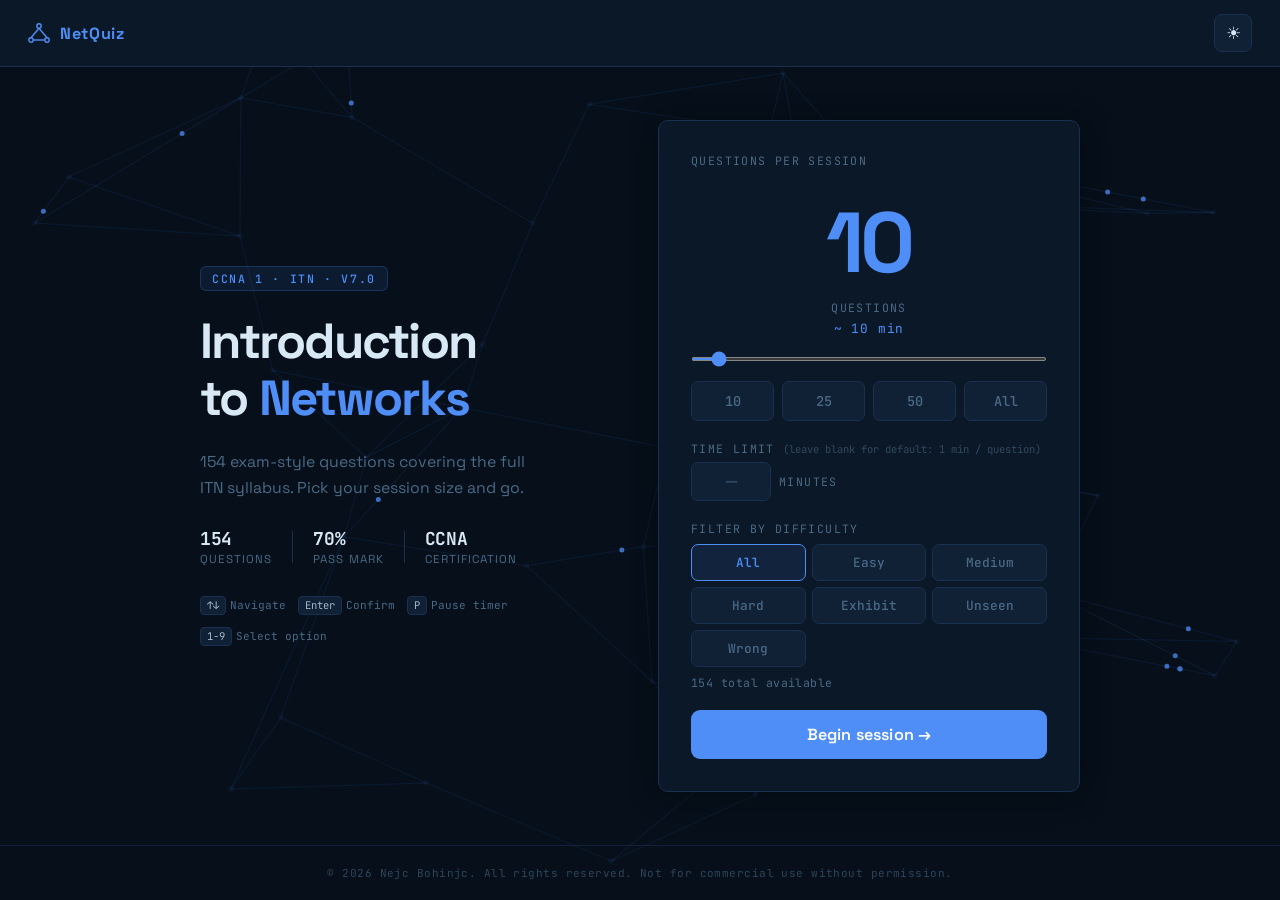
<file: index.html>
<!DOCTYPE html>
<html lang="en" data-theme="dark">
<head>
  <meta charset="UTF-8" />
  <meta name="viewport" content="width=device-width, initial-scale=1.0" />
  <title>NetQuiz — CCNA1</title>
  <link rel="preconnect" href="https://fonts.googleapis.com">
  <link rel="preconnect" href="https://fonts.gstatic.com" crossorigin>
  <link href="https://fonts.googleapis.com/css2?family=Space+Grotesk:wght@400;500;600;700&family=JetBrains+Mono:wght@400;500;700&display=swap" rel="stylesheet">
  <link rel="stylesheet" href="style.css?v=3" />
</head>
<body>
  <canvas id="bg-canvas"></canvas>

  <header class="site-header">
    <div class="logo">
      <svg width="22" height="22" viewBox="0 0 22 22" fill="none" aria-hidden="true">
        <circle cx="11" cy="4"  r="2.2" stroke="currentColor" stroke-width="1.4"/>
        <circle cx="3"  cy="18" r="2.2" stroke="currentColor" stroke-width="1.4"/>
        <circle cx="19" cy="18" r="2.2" stroke="currentColor" stroke-width="1.4"/>
        <line x1="11" y1="6.2" x2="3"  y2="15.8" stroke="currentColor" stroke-width="1.4"/>
        <line x1="11" y1="6.2" x2="19" y2="15.8" stroke="currentColor" stroke-width="1.4"/>
        <line x1="5.2" y1="18" x2="16.8" y2="18" stroke="currentColor" stroke-width="1.4"/>
      </svg>
      <span>NetQuiz</span>
    </div>
    <button id="theme-toggle" class="theme-btn" aria-label="Toggle theme">
      <span class="icon-sun">☀</span>
      <span class="icon-moon">☽</span>
    </button>
  </header>

  <!-- ── START SCREEN ── -->
  <main id="screen-start" class="screen active">
    <div class="start-layout">

      <div class="start-info">
        <span class="course-tag">CCNA 1 · ITN · v7.0</span>
        <h1>Introduction<br>to <em>Networks</em></h1>
        <p class="start-desc">154 exam-style questions covering the full ITN syllabus. Pick your session size and go.</p>
        <div class="start-stats">
          <div class="start-stat">
            <span class="stat-num">154</span>
            <span class="stat-lbl">questions</span>
          </div>
          <div class="stat-divider"></div>
          <div class="start-stat">
            <span class="stat-num">70%</span>
            <span class="stat-lbl">pass mark</span>
          </div>
          <div class="stat-divider"></div>
          <div class="start-stat">
            <span class="stat-num">CCNA</span>
            <span class="stat-lbl">certification</span>
          </div>
        </div>
        <div class="shortcuts-hint">
          <span class="shortcut"><kbd>↑↓</kbd> Navigate</span>
          <span class="shortcut"><kbd>Enter</kbd> Confirm</span>
          <span class="shortcut"><kbd>P</kbd> Pause timer</span>
          <span class="shortcut"><kbd>1-9</kbd> Select option</span>
        </div>
      </div>

      <div class="start-picker card">
        <p class="picker-label">Questions per session</p>
        <div class="big-count-wrap">
          <input type="number" id="q-count" min="1" max="154" value="10" />
          <span class="big-count-unit">questions</span>
          <span id="time-estimate" class="time-estimate">~ 10 min</span>
        </div>
        <input type="range" id="q-slider" min="1" max="154" value="10" />
        <div class="quick-picks">
          <button class="pick-btn" data-n="10">10</button>
          <button class="pick-btn" data-n="25">25</button>
          <button class="pick-btn" data-n="50">50</button>
          <button class="pick-btn" data-n="154">All</button>
        </div>
        <div class="timer-limit-wrap">
          <p class="picker-label">Time limit <span class="picker-label-hint">(leave blank for default: 1 min / question)</span></p>
          <div class="timer-limit-row">
            <input type="number" id="custom-time" min="1" max="999" placeholder="—" />
            <span class="big-count-unit">minutes</span>
          </div>
        </div>
        <div class="diff-filter-wrap">
          <p class="picker-label">Filter by difficulty</p>
          <div class="diff-filter-btns">
            <button class="diff-filter-btn active" data-diff="all">All</button>
            <button class="diff-filter-btn" data-diff="easy">Easy</button>
            <button class="diff-filter-btn" data-diff="medium">Medium</button>
            <button class="diff-filter-btn" data-diff="hard">Hard</button>
            <button class="diff-filter-btn" data-diff="exhibit">Exhibit</button>
            <button class="diff-filter-btn" data-diff="unseen">Unseen</button>
            <button class="diff-filter-btn" data-diff="wrong">Wrong</button>
          </div>
          <span id="diff-avail" class="diff-avail">154 total available</span>
        </div>
        <button id="start-btn" class="btn-primary">Begin session →</button>
      </div>

    </div>
  </main>

  <!-- ── QUIZ SCREEN ── -->
  <main id="screen-quiz" class="screen">
    <div class="quiz-topbar">
      <button id="exit-btn" class="exit-btn" title="Exit quiz">❮</button>
      <button id="nav-prev-btn" class="nav-btn" title="Previous question">◀</button>
      <span id="q-counter" class="q-counter">01 / 10</span>
      <button id="nav-next-btn" class="nav-btn" title="Next question">▶</button>
      <div class="progress-track">
        <div id="progress-fill" class="progress-fill"></div>
      </div>
      <div class="live-tally">
        <span id="q-score-live" class="score-live">✓ 0</span>
        <span id="q-wrong-live" class="wrong-live">✗ 0</span>
        <span class="tally-divider"></span>
        <button id="timer-toggle-btn" class="timer-toggle-btn" title="Toggle countdown timer">⏱</button>
        <button id="timer-pause-btn" class="timer-pause-btn" title="Pause/Resume timer" style="display:none;">❚❚</button>
        <span id="q-timer" class="q-timer">10:00</span>
      </div>
    </div>

    <div class="card quiz-card">
      <p id="multi-hint" class="multi-hint hidden">Select all that apply</p>
      <h2 id="q-text" class="q-text"></h2>
      <div id="options-wrap" class="options-wrap"></div>
      <div id="explanation-wrap" class="explanation-wrap" style="display:none;">
        <p id="explanation-text" class="explanation-text"></p>
      </div>
      <div id="diff-rate-wrap" class="diff-rate-wrap">
        <span class="diff-rate-label">Difficulty</span>
        <button class="diff-rate-btn" data-diff="easy">Easy</button>
        <button class="diff-rate-btn" data-diff="medium">Medium</button>
        <button class="diff-rate-btn" data-diff="hard">Hard</button>
        <span id="diff-badge" class="diff-badge" style="display:none;"></span>
        <span id="exhibit-badge" class="exhibit-badge" style="display:none;">Exhibit</span>
        <span id="unseen-badge" class="unseen-badge" style="display:none;">New</span>
        <span id="wrong-badge" class="wrong-badge" style="display:none;">Wrong</span>
      </div>
      <button id="next-btn" class="btn-primary" disabled>Confirm →</button>
    </div>
  </main>

  <!-- ── RESULTS SCREEN ── -->
  <main id="screen-results" class="screen">
    <div class="card results-card">
      <p id="res-eyebrow" class="results-eyebrow">Session complete</p>
      <div class="score-ring-wrap">
        <svg class="score-ring" viewBox="0 0 120 120">
          <circle class="ring-track" cx="60" cy="60" r="52" />
          <circle id="ring-fill" class="ring-fill" cx="60" cy="60" r="52" />
        </svg>
        <div class="score-inner">
          <span id="res-pct">0%</span>
          <small id="res-fraction">0 / 0</small>
        </div>
      </div>
      <p id="res-message" class="res-message"></p>
      <div id="wrong-list" class="wrong-list"></div>
      <div id="session-history-section" class="session-history-section" style="display:none;">
        <p class="session-history-label">Recent sessions</p>
        <div id="session-history-list" class="session-history-list"></div>
      </div>
      <div class="results-actions">
        <button id="retry-btn" class="btn-primary">Retry</button>
        <button id="new-btn" class="btn-secondary">New quiz</button>
      </div>
      <button id="export-btn" class="btn-export">↓ Export difficulty ratings</button>
    </div>
  </main>

  <div id="lightbox" class="lightbox" style="display:none;" role="dialog" aria-modal="true">
    <button id="lightbox-close" class="lightbox-close" aria-label="Close">&times;</button>
    <img id="lightbox-img" class="lightbox-img" alt="Exhibit" />
  </div>

  <footer class="site-footer">
    <p>&copy; <span id="footer-year"></span> Nejc Bohinjc. All rights reserved. Not for commercial use without permission.</p>
  </footer>

  <script src="difficulty-data.js?v=3"></script>
  <script src="wrong-data.js?v=3"></script>
  <script src="explanations.js?v=3"></script>
  <script src="app.js?v=3"></script>
</body>
</html>
</file>
<file: style.css>
/* ─────────────────────────────────────────
   TOKENS — deep navy dark / cool-grey light
   ───────────────────────────────────────── */
:root {
  --bg:             #060F1A;
  --surface:        #0B1827;
  --surface-2:      #102035;
  --border:         #1A3050;
  --text:           #D8E8F5;
  --text-2:         #A0BACE;
  --text-muted:     #4A6A85;
  --accent:         #4F8EF7;
  --accent-dim:     #2B6EE0;
  --accent-ghost:   rgba(79, 142, 247, 0.10);
  --correct:        #34D399;
  --correct-ghost:  rgba(52, 211, 153, 0.10);
  --incorrect:      #F87171;
  --incorrect-ghost:rgba(248, 113, 113, 0.10);
  --radius:         10px;
  --shadow:         0 2px 28px rgba(0, 0, 0, 0.45);
  --font-display:   'Space Grotesk', system-ui, sans-serif;
  --font-mono:      'JetBrains Mono', 'Courier New', monospace;
  --transition:     0.2s ease;
}

[data-theme="light"] {
  --bg:             #EBF2FB;
  --surface:        #FFFFFF;
  --surface-2:      #E0EAF6;
  --border:         #BFD0E6;
  --text:           #071120;
  --text-2:         #1E3A5F;
  --text-muted:     #5B7896;
  --accent:         #1D5FE8;
  --accent-dim:     #1449C4;
  --accent-ghost:   rgba(29, 95, 232, 0.08);
  --correct:        #059669;
  --correct-ghost:  rgba(5, 150, 105, 0.08);
  --incorrect:      #DC2626;
  --incorrect-ghost:rgba(220, 38, 38, 0.08);
  --shadow:         0 2px 20px rgba(0, 30, 80, 0.10);
}

/* ─────────────────────────────────────────
   RESET & BASE
   ───────────────────────────────────────── */
*, *::before, *::after {
  box-sizing: border-box;
  margin: 0;
  padding: 0;
}

html { font-size: 17px; }

body {
  font-family: var(--font-display);
  background: var(--bg);
  color: var(--text);
  min-height: 100vh;
  display: flex;
  flex-direction: column;
  transition: background var(--transition), color var(--transition);
  overflow-x: hidden;
}

/* ─────────────────────────────────────────
   CANVAS
   ───────────────────────────────────────── */
#bg-canvas {
  position: fixed;
  inset: 0;
  z-index: 0;
  pointer-events: none;
  opacity: 0.75;
  transition: opacity var(--transition);
}
[data-theme="light"] #bg-canvas { opacity: 0.45; }

/* ─────────────────────────────────────────
   HEADER
   ───────────────────────────────────────── */
.site-header {
  position: relative;
  z-index: 10;
  display: flex;
  align-items: center;
  justify-content: space-between;
  padding: 14px 28px;
  border-bottom: 1px solid var(--border);
  background: var(--surface);
  transition: background var(--transition), border-color var(--transition);
}

.logo {
  display: flex;
  align-items: center;
  gap: 10px;
  font-family: var(--font-display);
  font-weight: 700;
  font-size: 0.95rem;
  color: var(--accent);
  letter-spacing: 0.04em;
}

.theme-btn {
  background: var(--surface-2);
  border: 1px solid var(--border);
  border-radius: 8px;
  width: 38px;
  height: 38px;
  cursor: pointer;
  font-size: 1rem;
  display: flex;
  align-items: center;
  justify-content: center;
  color: var(--text);
  transition: background var(--transition), border-color var(--transition);
}
.theme-btn:hover { background: var(--border); }

[data-theme="dark"] .icon-sun  { display: block; }
[data-theme="dark"] .icon-moon { display: none;  }
[data-theme="light"] .icon-sun  { display: none;  }
[data-theme="light"] .icon-moon { display: block; }

/* ─────────────────────────────────────────
   SCREENS
   ───────────────────────────────────────── */
.screen {
  display: none;
  flex: 1;
  position: relative;
  z-index: 5;
}
.screen.active { display: flex; }

/* ─────────────────────────────────────────
   CARD
   ───────────────────────────────────────── */
.card {
  background: var(--surface);
  border: 1px solid var(--border);
  border-radius: var(--radius);
  box-shadow: var(--shadow);
  transition: background var(--transition), border-color var(--transition);
}

/* ─────────────────────────────────────────
   BUTTONS
   ───────────────────────────────────────── */
.btn-primary {
  display: flex;
  align-items: center;
  justify-content: center;
  background: var(--accent);
  color: #fff;
  border: none;
  border-radius: 9px;
  padding: 14px 24px;
  font-family: var(--font-display);
  font-size: 0.95rem;
  font-weight: 600;
  cursor: pointer;
  width: 100%;
  letter-spacing: 0.01em;
  transition: background var(--transition), transform 0.1s, opacity var(--transition);
}
.btn-primary:hover:not(:disabled) {
  background: var(--accent-dim);
  transform: translateY(-1px);
}
.btn-primary:active:not(:disabled) { transform: translateY(0); }
.btn-primary:disabled { opacity: 0.32; cursor: not-allowed; }

.btn-secondary {
  display: flex;
  align-items: center;
  justify-content: center;
  background: transparent;
  color: var(--text);
  border: 1px solid var(--border);
  border-radius: 9px;
  padding: 14px 24px;
  font-family: var(--font-display);
  font-size: 0.95rem;
  font-weight: 600;
  cursor: pointer;
  width: 100%;
  transition: background var(--transition), border-color var(--transition);
}
.btn-secondary:hover {
  background: var(--surface-2);
  border-color: var(--text-muted);
}

/* ═══════════════════════════════════════════
   START SCREEN — two-column layout
   ═══════════════════════════════════════════ */
#screen-start {
  align-items: center;
  justify-content: center;
  padding: 48px 24px;
}

.start-layout {
  display: grid;
  grid-template-columns: 1fr 1fr;
  gap: 36px;
  width: 100%;
  max-width: 880px;
  align-items: center;
}

/* Left: course info */
.start-info {
  display: flex;
  flex-direction: column;
  gap: 22px;
}

.course-tag {
  display: inline-block;
  font-family: var(--font-mono);
  font-size: 0.68rem;
  font-weight: 500;
  letter-spacing: 0.14em;
  text-transform: uppercase;
  color: var(--accent);
  background: var(--accent-ghost);
  border: 1px solid rgba(79, 142, 247, 0.22);
  border-radius: 6px;
  padding: 4px 11px;
  align-self: flex-start;
}
[data-theme="light"] .course-tag {
  border-color: rgba(29, 95, 232, 0.18);
}

.start-info h1 {
  font-size: clamp(2.1rem, 4.5vw, 2.9rem);
  font-weight: 700;
  line-height: 1.15;
  letter-spacing: -0.035em;
  color: var(--text);
}
.start-info h1 em {
  font-style: normal;
  color: var(--accent);
}

.start-desc {
  font-size: 0.93rem;
  color: var(--text-muted);
  line-height: 1.65;
  max-width: 340px;
}

.start-stats {
  display: flex;
  align-items: center;
  gap: 20px;
  padding-top: 4px;
}

.stat-divider {
  width: 1px;
  height: 32px;
  background: var(--border);
  flex-shrink: 0;
}

.start-stat {
  display: flex;
  flex-direction: column;
  gap: 2px;
}

.stat-num {
  font-family: var(--font-mono);
  font-size: 1.05rem;
  font-weight: 700;
  color: var(--text);
  letter-spacing: -0.02em;
}

.stat-lbl {
  font-size: 0.68rem;
  color: var(--text-muted);
  text-transform: uppercase;
  letter-spacing: 0.09em;
}

.shortcuts-hint {
  display: flex;
  flex-wrap: wrap;
  gap: 12px;
  padding-top: 8px;
}

.shortcut {
  font-family: var(--font-mono);
  font-size: 0.65rem;
  color: var(--text-muted);
  display: flex;
  align-items: center;
  gap: 4px;
}

.shortcut kbd {
  background: var(--surface-2);
  border: 1px solid var(--border);
  border-radius: 4px;
  padding: 1px 6px;
  font-family: var(--font-mono);
  font-size: 0.62rem;
  color: var(--text-2);
  line-height: 1.4;
}

/* Right: picker card */
.start-picker {
  padding: 32px;
  display: flex;
  flex-direction: column;
  gap: 20px;
}

.picker-label {
  font-family: var(--font-mono);
  font-size: 0.68rem;
  text-transform: uppercase;
  letter-spacing: 0.12em;
  color: var(--text-muted);
}

/* Big editable number IS the input */
.big-count-wrap {
  display: flex;
  flex-direction: column;
  align-items: center;
  gap: 3px;
}

#q-count {
  font-family: var(--font-display);
  font-size: 5rem;
  font-weight: 700;
  line-height: 1;
  color: var(--accent);
  background: transparent;
  border: none;
  outline: none;
  text-align: center;
  width: 100%;
  -moz-appearance: textfield;
  cursor: pointer;
  letter-spacing: -0.04em;
  transition: color var(--transition);
}
#q-count:focus { color: var(--text); }
#q-count::-webkit-outer-spin-button,
#q-count::-webkit-inner-spin-button { -webkit-appearance: none; }

.big-count-unit {
  font-family: var(--font-mono);
  font-size: 0.68rem;
  text-transform: uppercase;
  letter-spacing: 0.12em;
  color: var(--text-muted);
}

.time-estimate {
  font-family: var(--font-mono);
  font-size: 0.75rem;
  color: var(--accent);
  letter-spacing: 0.06em;
  margin-top: 2px;
}

/* Slider */
input[type="range"] {
  width: 100%;
  height: 4px;
  accent-color: var(--accent);
  cursor: pointer;
  border-radius: 99px;
}

/* Quick picks */
.quick-picks {
  display: grid;
  grid-template-columns: repeat(4, 1fr);
  gap: 8px;
}

.pick-btn {
  background: var(--surface-2);
  border: 1px solid var(--border);
  border-radius: 7px;
  color: var(--text-muted);
  padding: 10px 4px;
  font-family: var(--font-mono);
  font-size: 0.8rem;
  font-weight: 500;
  cursor: pointer;
  text-align: center;
  transition: background var(--transition), color var(--transition), border-color var(--transition);
}
.pick-btn:hover {
  background: var(--accent-ghost);
  border-color: rgba(79, 142, 247, 0.35);
  color: var(--accent);
}
[data-theme="light"] .pick-btn:hover {
  border-color: rgba(29, 95, 232, 0.30);
}

/* ═══════════════════════════════════════════
   QUIZ SCREEN
   ═══════════════════════════════════════════ */
#screen-quiz {
  flex-direction: column;
  align-items: center;
  padding: 28px 16px 48px;
}

/* Exit button — lives in the topbar row */
.exit-btn {
  flex-shrink: 0;
  background: transparent;
  border: 1.5px solid var(--border);
  border-radius: 8px;
  color: var(--text-muted);
  font-family: var(--font-mono);
  font-size: 1.15rem;
  font-weight: 700;
  padding: 7px 14px;
  cursor: pointer;
  transition: background var(--transition), color var(--transition), border-color var(--transition);
  letter-spacing: 0.02em;
  line-height: 1;
}
.exit-btn:hover {
  background: var(--incorrect-ghost);
  border-color: rgba(248, 113, 113, 0.35);
  color: var(--incorrect);
}

/* Nav arrows — left/right question traversal */
.nav-btn {
  flex-shrink: 0;
  background: transparent;
  border: 1.5px solid var(--border);
  border-radius: 8px;
  color: var(--text-muted);
  font-family: var(--font-mono);
  font-size: 0.95rem;
  font-weight: 700;
  padding: 7px 10px;
  cursor: pointer;
  transition: background var(--transition), color var(--transition), border-color var(--transition);
  line-height: 1;
  min-width: 36px;
}
.nav-btn:hover:not(:disabled) {
  background: var(--accent-ghost);
  border-color: rgba(79, 142, 247, 0.35);
  color: var(--accent);
}
.nav-btn:disabled {
  opacity: 0.25;
  cursor: not-allowed;
}
.nav-btn.unanswered {
  border-color: rgba(248, 113, 113, 0.45);
  color: var(--incorrect);
  animation: nav-pulse 1.8s ease-in-out infinite;
}
@keyframes nav-pulse {
  0%, 100% { box-shadow: 0 0 0 0 rgba(248, 113, 113, 0.25); }
  50% { box-shadow: 0 0 0 4px rgba(248, 113, 113, 0.08); }
}

/* Topbar: counter + progress + live tally */
.quiz-topbar {
  display: flex;
  align-items: center;
  gap: 14px;
  width: 100%;
  max-width: 680px;
  margin-bottom: 20px;
  padding: 0 2px;
}

.q-counter {
  font-family: var(--font-mono);
  font-size: 0.75rem;
  font-weight: 500;
  color: var(--text-muted);
  white-space: nowrap;
  min-width: 58px;
  letter-spacing: 0.04em;
}

.progress-track {
  flex: 1;
  height: 3px;
  background: var(--border);
  border-radius: 99px;
  overflow: hidden;
}

.progress-fill {
  height: 100%;
  background: var(--accent);
  border-radius: 99px;
  transition: width 0.45s cubic-bezier(0.4, 0, 0.2, 1);
  width: 0%;
}

.live-tally {
  display: flex;
  gap: 12px;
  align-items: center;
}

.score-live {
  font-family: var(--font-mono);
  font-size: 0.75rem;
  font-weight: 700;
  color: var(--correct);
  white-space: nowrap;
  letter-spacing: 0.04em;
}

.wrong-live {
  font-family: var(--font-mono);
  font-size: 0.75rem;
  font-weight: 700;
  color: var(--incorrect);
  white-space: nowrap;
  letter-spacing: 0.04em;
}

.tally-divider {
  width: 1px;
  height: 12px;
  background: var(--border);
  flex-shrink: 0;
}

.timer-toggle-btn {
  background: transparent;
  border: none;
  cursor: pointer;
  font-size: 0.85rem;
  color: var(--text-muted);
  padding: 2px 3px;
  border-radius: 4px;
  line-height: 1;
  transition: color var(--transition), background var(--transition);
  flex-shrink: 0;
}
.timer-toggle-btn:hover { background: var(--surface-2); color: var(--text); }
.timer-toggle-btn.active { color: var(--accent); }

.timer-pause-btn {
  background: transparent;
  border: none;
  cursor: pointer;
  font-size: 0.85rem;
  color: var(--text-muted);
  padding: 2px 3px;
  border-radius: 4px;
  line-height: 1;
  transition: color var(--transition), background var(--transition);
  flex-shrink: 0;
}
.timer-pause-btn:hover { background: var(--surface-2); color: var(--text); }
.timer-pause-btn.paused { color: var(--accent); }

.q-timer {
  font-family: var(--font-mono);
  font-size: 0.75rem;
  font-weight: 500;
  color: var(--text-muted);
  white-space: nowrap;
  letter-spacing: 0.06em;
  transition: color var(--transition);
}
.q-timer.expired { color: var(--incorrect); font-weight: 700; }

/* Quiz card */
.quiz-card {
  width: 100%;
  max-width: 680px;
  padding: 36px 36px 32px;
  display: flex;
  flex-direction: column;
}

/* Multi-select hint */
.multi-hint {
  font-family: var(--font-mono);
  font-size: 0.65rem;
  text-transform: uppercase;
  letter-spacing: 0.12em;
  color: var(--accent);
  background: var(--accent-ghost);
  border: 1px solid rgba(79, 142, 247, 0.22);
  border-radius: 5px;
  padding: 3px 10px;
  display: inline-block;
  align-self: flex-start;
  margin-bottom: 18px;
}
.multi-hint.hidden { display: none; }
[data-theme="light"] .multi-hint { border-color: rgba(29, 95, 232, 0.18); }

/* Question text */
.q-text {
  font-family: var(--font-display);
  font-size: 1.08rem;
  font-weight: 600;
  line-height: 1.65;
  color: var(--text);
  margin-bottom: 26px;
}

/* ─────────────────────────────────────────
   OPTION CARDS — signature left-border indicator
   ───────────────────────────────────────── */
.options-wrap {
  display: flex;
  flex-direction: column;
  gap: 8px;
  margin-bottom: 28px;
}

.option-label {
  display: flex;
  align-items: flex-start;
  gap: 14px;
  padding: 13px 16px;
  border: 1px solid var(--border);
  border-left: 3px solid transparent;
  border-radius: 8px;
  cursor: pointer;
  transition:
    background var(--transition),
    border-left-color var(--transition),
    border-color var(--transition);
  line-height: 1.55;
  font-size: 0.92rem;
  color: var(--text);
  user-select: none;
}
.option-label input { display: none; }

.option-label:hover:not(.locked) {
  background: var(--surface-2);
  border-left-color: var(--text-muted);
}

/* Option letter badge */
.option-letter {
  flex-shrink: 0;
  display: flex;
  align-items: center;
  justify-content: center;
  width: 26px;
  height: 26px;
  border-radius: 6px;
  background: var(--surface-2);
  border: 1px solid var(--border);
  font-family: var(--font-mono);
  font-size: 0.72rem;
  font-weight: 700;
  color: var(--text-muted);
  transition:
    background var(--transition),
    color var(--transition),
    border-color var(--transition);
  margin-top: 1px;
}

/* Selected — signal blue */
.option-label.selected {
  border-color: var(--accent);
  background: rgba(79, 142, 247, 0.08);
  box-shadow: inset 0 0 0 1px var(--accent);
}

.option-label.keyboard-focus {
  border-color: var(--accent);
  background: rgba(79, 142, 247, 0.04);
  box-shadow: inset 0 0 0 1px rgba(79, 142, 247, 0.3);
}

.option-label.keyboard-focus.selected {
  border-color: var(--accent);
  background: rgba(79, 142, 247, 0.1);
  box-shadow: inset 0 0 0 1px var(--accent);
}
[data-theme="light"] .option-label.selected {
  border-color: rgba(29, 95, 232, 0.22);
}
.option-label.selected .option-letter {
  background: var(--accent);
  border-color: var(--accent);
  color: #fff;
}

/* Correct reveal — emerald */
.option-label.correct {
  background: var(--correct-ghost);
  border-left-color: var(--correct);
  border-color: rgba(52, 211, 153, 0.25);
}
[data-theme="light"] .option-label.correct {
  border-color: rgba(5, 150, 105, 0.22);
}
.option-label.correct .option-letter {
  background: var(--correct);
  border-color: var(--correct);
  color: #fff;
}

/* Incorrect reveal — red */
.option-label.incorrect {
  background: var(--incorrect-ghost);
  border-left-color: var(--incorrect);
  border-color: rgba(248, 113, 113, 0.25);
}
[data-theme="light"] .option-label.incorrect {
  border-color: rgba(220, 38, 38, 0.20);
}
.option-label.incorrect .option-letter {
  background: var(--incorrect);
  border-color: var(--incorrect);
  color: #fff;
}

.option-label.locked { cursor: default; }

/* ═══════════════════════════════════════════
   RESULTS SCREEN
   ═══════════════════════════════════════════ */
#screen-results {
  align-items: center;
  justify-content: center;
  padding: 32px 16px;
}

.results-card {
  width: 100%;
  max-width: 640px;
  padding: 44px 40px 40px;
  display: flex;
  flex-direction: column;
  align-items: center;
  text-align: center;
}

.results-eyebrow {
  font-family: var(--font-mono);
  font-size: 0.68rem;
  text-transform: uppercase;
  letter-spacing: 0.14em;
  color: var(--text-muted);
  margin-bottom: 28px;
}

/* Score ring */
.score-ring-wrap {
  position: relative;
  display: inline-block;
  margin-bottom: 20px;
}

.score-ring {
  width: 150px;
  height: 150px;
  transform: rotate(-90deg);
}

.ring-track {
  fill: none;
  stroke: var(--border);
  stroke-width: 7;
}

.ring-fill {
  fill: none;
  stroke: var(--accent);
  stroke-width: 7;
  stroke-linecap: round;
  stroke-dasharray: 327;
  stroke-dashoffset: 327;
  transition: stroke-dashoffset 1s cubic-bezier(0.4, 0, 0.2, 1), stroke 0.4s;
}

.score-inner {
  position: absolute;
  inset: 0;
  display: flex;
  flex-direction: column;
  align-items: center;
  justify-content: center;
  gap: 3px;
}

#res-pct {
  font-family: var(--font-display);
  font-size: 2.1rem;
  font-weight: 700;
  color: var(--text);
  letter-spacing: -0.04em;
}

#res-fraction {
  font-family: var(--font-mono);
  font-size: 0.7rem;
  color: var(--text-muted);
  letter-spacing: 0.04em;
}

/* Pass/fail message */
.res-message {
  font-size: 0.9rem;
  color: var(--text-muted);
  margin-bottom: 28px;
  display: flex;
  align-items: center;
  justify-content: center;
  gap: 10px;
  flex-wrap: wrap;
  line-height: 1.6;
}

.pass-badge {
  display: inline-block;
  font-family: var(--font-mono);
  font-size: 0.68rem;
  font-weight: 700;
  letter-spacing: 0.14em;
  text-transform: uppercase;
  padding: 4px 12px;
  border-radius: 5px;
}

.pass-badge.pass {
  background: var(--correct-ghost);
  border: 1px solid rgba(52, 211, 153, 0.35);
  color: var(--correct);
}
[data-theme="light"] .pass-badge.pass {
  border-color: rgba(5, 150, 105, 0.30);
}

.pass-badge.fail {
  background: var(--incorrect-ghost);
  border: 1px solid rgba(248, 113, 113, 0.35);
  color: var(--incorrect);
}
[data-theme="light"] .pass-badge.fail {
  border-color: rgba(220, 38, 38, 0.28);
}

/* Wrong answers list */
.wrong-list {
  width: 100%;
  text-align: left;
  margin-bottom: 28px;
  max-height: 380px;
  overflow-y: auto;
  scrollbar-width: thin;
  scrollbar-color: var(--border) transparent;
  display: flex;
  flex-direction: column;
  gap: 10px;
}

.wrong-item {
  border: 1px solid var(--border);
  border-left: 3px solid var(--incorrect);
  border-radius: 8px;
  padding: 14px 16px;
  background: var(--surface-2);
}

.wrong-item-q {
  font-size: 0.85rem;
  font-weight: 600;
  color: var(--text);
  line-height: 1.55;
  margin-bottom: 12px;
}

.q-num {
  font-family: var(--font-mono);
  font-size: 0.68rem;
  color: var(--text-muted);
  display: block;
  margin-bottom: 4px;
  letter-spacing: 0.06em;
}

.answer-label {
  font-family: var(--font-mono);
  font-size: 0.65rem;
  text-transform: uppercase;
  letter-spacing: 0.1em;
  color: var(--text-muted);
  display: block;
  margin-bottom: 6px;
}

.answer-pill {
  display: inline-flex;
  border-radius: 5px;
  padding: 3px 9px;
  font-family: var(--font-mono);
  font-size: 0.76rem;
  margin: 2px 3px 2px 0;
  line-height: 1.5;
}

.pill-yours {
  background: var(--incorrect-ghost);
  border: 1px solid rgba(248, 113, 113, 0.28);
  color: var(--incorrect);
}
[data-theme="light"] .pill-yours {
  border-color: rgba(220, 38, 38, 0.22);
}

.pill-correct {
  background: var(--correct-ghost);
  border: 1px solid rgba(52, 211, 153, 0.28);
  color: var(--correct);
}
[data-theme="light"] .pill-correct {
  border-color: rgba(5, 150, 105, 0.22);
}

/* Results action buttons */
.results-actions {
  display: flex;
  gap: 12px;
  width: 100%;
}
.results-actions .btn-primary,
.results-actions .btn-secondary { flex: 1; }

/* Session history */
.session-history-section {
  width: 100%;
  margin-bottom: 20px;
  border-top: 1px solid var(--border);
  padding-top: 16px;
}

.session-history-label {
  font-family: var(--font-mono);
  font-size: 0.68rem;
  text-transform: uppercase;
  letter-spacing: 0.12em;
  color: var(--text-muted);
  margin-bottom: 10px;
  text-align: center;
}

.session-history-list {
  display: flex;
  flex-direction: column;
  gap: 6px;
  max-height: 180px;
  overflow-y: auto;
  scrollbar-width: thin;
  scrollbar-color: var(--border) transparent;
}

.session-history-item {
  display: flex;
  justify-content: space-between;
  align-items: center;
  padding: 8px 12px;
  border: 1px solid var(--border);
  border-radius: 6px;
  font-family: var(--font-mono);
  font-size: 0.7rem;
  background: var(--surface-2);
}

.session-history-date {
  color: var(--text-muted);
  white-space: nowrap;
}

.session-history-score {
  font-weight: 700;
}

.session-history-score.pass {
  color: var(--correct);
}

.session-history-score.fail {
  color: var(--incorrect);
}

/* ═══════════════════════════════════════════
   DIFFICULTY — colours, filter, rater, export
   ═══════════════════════════════════════════ */
:root {
  --diff-easy:            var(--correct);
  --diff-easy-ghost:      var(--correct-ghost);
  --diff-medium:          #FBBF24;
  --diff-medium-ghost:    rgba(251, 191, 36, 0.10);
  --diff-hard:            var(--incorrect);
  --diff-hard-ghost:      var(--incorrect-ghost);
  --diff-exhibit:         #A78BFA;
  --diff-exhibit-ghost:   rgba(167, 139, 250, 0.12);
  --diff-unseen:          #60A5FA;
  --diff-unseen-ghost:    rgba(96, 165, 250, 0.12);
  --diff-wrong:           #F87171;
  --diff-wrong-ghost:     rgba(248, 113, 113, 0.12);
}

/* ── Custom timer input ── */
.timer-limit-wrap {
  display: flex;
  flex-direction: column;
  gap: 6px;
}

.picker-label-hint {
  font-size: 0.62rem;
  opacity: 0.6;
  text-transform: none;
  letter-spacing: 0;
}

.timer-limit-row {
  display: flex;
  align-items: center;
  gap: 8px;
}

#custom-time {
  font-family: var(--font-mono);
  font-size: 1.1rem;
  font-weight: 600;
  color: var(--text);
  background: var(--surface-2);
  border: 1px solid var(--border);
  border-radius: 7px;
  padding: 6px 10px;
  width: 80px;
  text-align: center;
  outline: none;
  -moz-appearance: textfield;
  transition: border-color var(--transition), color var(--transition);
}
#custom-time:focus { border-color: var(--accent); }
#custom-time::placeholder { color: var(--text-muted); opacity: 0.5; }
#custom-time::-webkit-outer-spin-button,
#custom-time::-webkit-inner-spin-button { -webkit-appearance: none; }

/* ── Start screen filter ── */
.diff-filter-wrap {
  display: flex;
  flex-direction: column;
  gap: 8px;
}

.diff-filter-btns {
  display: grid;
  grid-template-columns: repeat(3, 1fr);
  gap: 6px;
}

.diff-filter-btn {
  background: var(--surface-2);
  border: 1px solid var(--border);
  border-radius: 7px;
  color: var(--text-muted);
  padding: 9px 4px;
  font-family: var(--font-mono);
  font-size: 0.75rem;
  font-weight: 500;
  cursor: pointer;
  text-align: center;
  transition: background var(--transition), color var(--transition), border-color var(--transition);
}
.diff-filter-btn.active[data-diff="all"] {
  background: var(--accent-ghost); border-color: var(--accent); color: var(--accent);
}
.diff-filter-btn.active[data-diff="easy"] {
  background: var(--diff-easy-ghost); border-color: var(--diff-easy); color: var(--diff-easy);
}
.diff-filter-btn.active[data-diff="medium"] {
  background: var(--diff-medium-ghost); border-color: var(--diff-medium); color: var(--diff-medium);
}
.diff-filter-btn.active[data-diff="hard"] {
  background: var(--diff-hard-ghost); border-color: var(--diff-hard); color: var(--diff-hard);
}
.diff-filter-btn.active[data-diff="exhibit"] {
  background: var(--diff-exhibit-ghost); border-color: var(--diff-exhibit); color: var(--diff-exhibit);
}
.diff-filter-btn.active[data-diff="unseen"] {
  background: var(--diff-unseen-ghost); border-color: var(--diff-unseen); color: var(--diff-unseen);
}
.diff-filter-btn.active[data-diff="wrong"] {
  background: var(--diff-wrong-ghost); border-color: var(--diff-wrong); color: var(--diff-wrong);
}

.diff-avail {
  font-family: var(--font-mono);
  font-size: 0.68rem;
  color: var(--text-muted);
  letter-spacing: 0.04em;
}

/* ── Quiz screen rater ── */
.diff-rate-wrap {
  display: flex;
  align-items: center;
  gap: 10px;
  margin-bottom: 20px;
  padding: 8px 12px;
  background: var(--surface-2);
  border: 1px solid var(--border);
  border-radius: 8px;
}

.diff-rate-label {
  font-family: var(--font-mono);
  font-size: 0.65rem;
  text-transform: uppercase;
  letter-spacing: 0.10em;
  color: var(--text-muted);
  white-space: nowrap;
  flex-shrink: 0;
}

.diff-rate-btn {
  flex: 1;
  background: transparent;
  border: 1px solid var(--border);
  border-radius: 6px;
  color: var(--text-muted);
  padding: 5px 8px;
  font-family: var(--font-mono);
  font-size: 0.72rem;
  font-weight: 500;
  cursor: pointer;
  text-align: center;
  transition: background var(--transition), color var(--transition), border-color var(--transition);
}
.diff-rate-btn:hover:not(.active) { background: var(--surface); }
.diff-rate-btn.active[data-diff="easy"] {
  background: var(--diff-easy-ghost); border-color: var(--diff-easy); color: var(--diff-easy);
}
.diff-rate-btn.active[data-diff="medium"] {
  background: var(--diff-medium-ghost); border-color: var(--diff-medium); color: var(--diff-medium);
}
.diff-rate-btn.active[data-diff="hard"] {
  background: var(--diff-hard-ghost); border-color: var(--diff-hard); color: var(--diff-hard);
}

.diff-badge {
  flex-shrink: 0;
  border-radius: 6px;
  padding: 5px 8px;
  font-family: var(--font-mono);
  font-size: 0.72rem;
  font-weight: 500;
  text-align: center;
  border: 1px solid transparent;
}
.diff-badge-easy   { background: var(--diff-easy-ghost);   border-color: var(--diff-easy);   color: var(--diff-easy);   }
.diff-badge-medium { background: var(--diff-medium-ghost); border-color: var(--diff-medium); color: var(--diff-medium); }
.diff-badge-hard   { background: var(--diff-hard-ghost);   border-color: var(--diff-hard);   color: var(--diff-hard);   }

.exhibit-badge {
  flex-shrink: 0;
  background: var(--diff-exhibit-ghost);
  border: 1px solid var(--diff-exhibit);
  border-radius: 6px;
  color: var(--diff-exhibit);
  padding: 5px 8px;
  font-family: var(--font-mono);
  font-size: 0.72rem;
  font-weight: 500;
  text-align: center;
}

.unseen-badge {
  flex-shrink: 0;
  background: var(--diff-unseen-ghost);
  border: 1px solid var(--diff-unseen);
  border-radius: 6px;
  color: var(--diff-unseen);
  padding: 5px 8px;
  font-family: var(--font-mono);
  font-size: 0.72rem;
  font-weight: 500;
  text-align: center;
}

.wrong-badge {
  flex-shrink: 0;
  background: var(--diff-wrong-ghost);
  border: 1px solid var(--diff-wrong);
  border-radius: 6px;
  color: var(--diff-wrong);
  padding: 5px 8px;
  font-family: var(--font-mono);
  font-size: 0.72rem;
  font-weight: 500;
  text-align: center;
}

/* ── Explanation (shown on wrong answer) ── */
.explanation-wrap {
  border-radius: 8px;
  padding: 12px 16px;
  margin-bottom: 16px;
  background: rgba(239, 68, 68, 0.08);
  border: 1px solid rgba(239, 68, 68, 0.30);
}
.explanation-wrap.correct {
  background: rgba(34, 197, 94, 0.08);
  border-color: rgba(34, 197, 94, 0.35);
}

.explanation-text {
  font-size: 0.88rem;
  line-height: 1.55;
  color: var(--text);
  margin: 0;
}

/* ── Export button ── */
.btn-export {
  background: none;
  border: none;
  color: var(--text-muted);
  font-family: var(--font-mono);
  font-size: 0.68rem;
  letter-spacing: 0.04em;
  cursor: pointer;
  padding: 6px 0 2px;
  margin-top: 4px;
  text-decoration: underline;
  text-underline-offset: 3px;
  transition: color var(--transition);
}
.btn-export:hover { color: var(--text); }

/* ═══════════════════════════════════════════
   MATCHING — two-column drag-to-connect
   ═══════════════════════════════════════════ */
.matching-wrap {
  display: grid;
  grid-template-columns: 1fr 1fr;
  gap: 20px;
  margin-bottom: 28px;
  position: relative;
}

.matching-col {
  display: flex;
  flex-direction: column;
  gap: 8px;
}

.matching-col-header {
  font-family: var(--font-mono);
  font-size: 0.65rem;
  text-transform: uppercase;
  letter-spacing: 0.12em;
  color: var(--text-muted);
  text-align: center;
  padding: 6px 0 4px;
  border-bottom: 1px solid var(--border);
  margin-bottom: 4px;
}

.matching-item {
  border: 1px solid var(--border);
  border-radius: 8px;
  padding: 12px 14px;
  font-size: 0.88rem;
  line-height: 1.5;
  color: var(--text);
  cursor: pointer;
  transition: background var(--transition), border-color var(--transition), box-shadow var(--transition);
  user-select: none;
  position: relative;
}

.matching-item:hover:not(.matched):not(.locked) {
  background: var(--surface-2);
  border-color: var(--accent);
}

.matching-item.matching-source {
  border-color: var(--accent);
  background: var(--accent-ghost);
  box-shadow: 0 0 0 1px var(--accent);
}

.matching-item.matching-target {
  border-color: var(--border);
}

.matching-item.matched {
  border-color: var(--correct);
  background: var(--correct-ghost);
}

.matching-item.matched.matching-source {
  border-color: var(--incorrect);
  background: var(--incorrect-ghost);
}

.matching-item.locked { cursor: default; }

.matching-item .match-letter {
  font-family: var(--font-mono);
  font-size: 0.65rem;
  font-weight: 700;
  color: var(--text-muted);
  display: inline-block;
  margin-right: 6px;
  opacity: 0.5;
}

.matching-item.matched .match-letter { opacity: 0.7; }

.matching-hint {
  font-size: 0.8rem;
  color: var(--text-muted);
  text-align: center;
  margin-bottom: 10px;
}

/* SVG overlay for drawing connection lines */
.matching-svg-overlay {
  position: absolute;
  inset: 0;
  pointer-events: none;
  z-index: 2;
}

.matching-svg-overlay line {
  stroke: var(--accent);
  stroke-width: 2;
  stroke-linecap: round;
  opacity: 0.6;
  transition: stroke var(--transition);
}

.matching-svg-overlay line.wrong {
  stroke: var(--incorrect);
  opacity: 0.5;
}

.matching-svg-overlay line.correct {
  stroke: var(--correct);
  opacity: 0.5;
}

.matching-item.correct {
  border-color: var(--correct);
  background: var(--correct-ghost);
}

.matching-item.incorrect {
  border-color: var(--incorrect);
  background: var(--incorrect-ghost);
}

/* ─────────────────────────────────────────
   EXHIBIT IMAGE
   ───────────────────────────────────────── */
.exhibit-img-wrap {
  margin: 12px 0 18px;
  text-align: center;
}

.exhibit-img {
  max-width: 100%;
  max-height: 380px;
  border-radius: 8px;
  border: 1px solid var(--border);
  cursor: zoom-in;
  transition: opacity var(--transition);
}

.exhibit-img:hover { opacity: 0.9; }

/* ── Lightbox ── */
.lightbox {
  position: fixed;
  inset: 0;
  z-index: 1000;
  background: rgba(0, 0, 0, 0.85);
  display: flex;
  align-items: center;
  justify-content: center;
  cursor: zoom-out;
}

.lightbox-img {
  max-width: 92vw;
  max-height: 90vh;
  border-radius: 8px;
  box-shadow: 0 8px 40px rgba(0,0,0,0.6);
  cursor: default;
}

.lightbox-close {
  position: fixed;
  top: 16px;
  right: 20px;
  background: none;
  border: none;
  color: #fff;
  font-size: 2rem;
  line-height: 1;
  cursor: pointer;
  opacity: 0.75;
  transition: opacity 0.15s;
}
.lightbox-close:hover { opacity: 1; }

/* ─────────────────────────────────────────
   RESPONSIVE
   ───────────────────────────────────────── */
@media (max-width: 700px) {
  .start-layout {
    grid-template-columns: 1fr;
    gap: 24px;
  }
  .start-info h1 { font-size: 1.9rem; }
  .start-desc { max-width: 100%; }
  #screen-start { padding: 28px 16px; }
  .start-picker { padding: 24px 20px; }
  .quick-picks { grid-template-columns: repeat(4, 1fr); }
  .pick-btn { padding: 12px 4px; font-size: 0.85rem; }
  .quiz-card { padding: 24px 18px 22px; }
  .option-label { padding: 16px 18px; font-size: 0.95rem; min-height: 56px; }
  .option-letter { width: 30px; height: 30px; font-size: 0.78rem; }
  .results-card { padding: 28px 20px; }
  .results-actions { flex-direction: column; }
  .quiz-topbar { gap: 8px; flex-wrap: wrap; }
  .timer-toggle-btn, .timer-pause-btn { font-size: 1rem; padding: 4px 5px; }
  .session-history-item { flex-direction: column; gap: 4px; align-items: flex-start; }
}

@media (max-width: 480px) {
  .site-header { padding: 12px 16px; }
  .start-picker { padding: 24px 20px; }
  #q-count { font-size: 3.6rem; }
  .quiz-card { padding: 20px 16px 18px; }
  .q-text { font-size: 1rem; }
  .option-label { padding: 14px 14px; font-size: 0.9rem; min-height: 52px; }
  .option-letter { width: 28px; height: 28px; font-size: 0.72rem; }
  .results-card { padding: 24px 16px; }
  .results-actions { flex-direction: column; }
  .quiz-topbar { gap: 6px; }
  .q-counter { font-size: 0.68rem; min-width: auto; }
  .score-live, .wrong-live { font-size: 0.68rem; }
  .q-timer { font-size: 0.68rem; }
  .timer-toggle-btn, .timer-pause-btn { font-size: 0.95rem; padding: 2px 3px; }
  .exit-btn { font-size: 1rem; padding: 5px 10px; }
  .score-ring { width: 120px; height: 120px; }
  #res-pct { font-size: 1.7rem; }
  .shortcuts-hint { display: none; }
  .session-history-list { max-height: 120px; }
}

@media (prefers-reduced-motion: reduce) {
  *, *::before, *::after { transition: none !important; animation: none !important; }
}

/* ── Footer ── */
.site-footer {
  text-align: center;
  padding: 20px 16px;
  font-family: var(--font-mono);
  font-size: 0.65rem;
  color: var(--text-muted);
  letter-spacing: 0.04em;
  border-top: 1px solid var(--border);
  opacity: 0.6;
}
</file>
